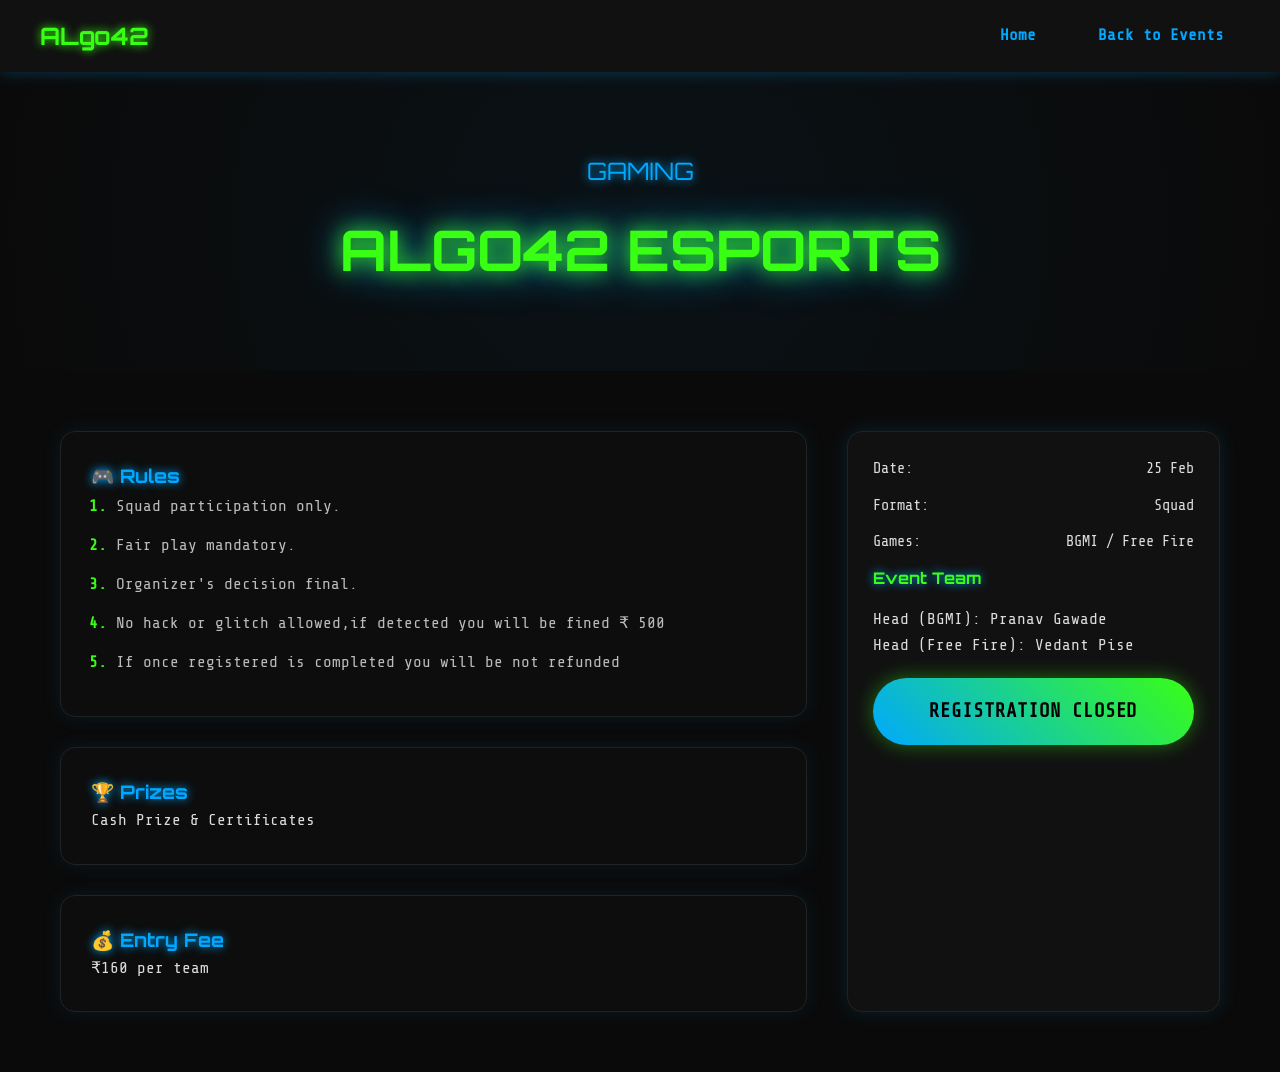
<file: event1.html>
<!-- Esports Event -->
<!DOCTYPE html>
<html lang="en">
<head>
<meta charset="UTF-8">
<meta name="viewport" content="width=device-width, initial-scale=1.0">
<title>Algo42 eSports Event</title>
<link rel="stylesheet" href="css/style.css">
<style>
.event-layout{max-width:1200px;margin:60px auto;display:grid;grid-template-columns:2fr 1fr;gap:40px;padding:0 20px}
.info-card{background:#0d0d0d;border:1px solid #222;border-radius:15px;padding:30px;box-shadow:0 0 20px rgba(0,168,255,0.1)}
.side-card{background:#111;border:1px solid #222;border-radius:15px;padding:25px;box-shadow:0 0 20px rgba(0,168,255,0.15)}
.side-card h4{margin-bottom:15px;color:var(--neon-green)}
.meta-row{display:flex;justify-content:space-between;margin-bottom:12px;font-size:.95rem}
.register-btn{margin-top:20px;width:100%;text-align:center}
@media(max-width:900px){.event-layout{grid-template-columns:1fr}}
</style>
</head>
<body>

<nav>
  <div class="nav-container">
    <div class="nav-logo">ALgo42</div>

    <button class="hamburger" aria-label="Toggle menu">
      <span></span>
      <span></span>
      <span></span>
    </button>

    <ul id="nav-menu">
      <li><a href="index.html">Home</a></li>
      <li><a href="events.html">Back to Events</a></li>
    </ul>
  </div>
</nav>


<div class="page-header">
<div class="subtitle">GAMING</div>
<h1>ALGO42 ESPORTS</h1>
</div>

<div class="event-layout">

<div>
<div class="info-card">
<h3>🎮 Rules</h3>
<ol class="rules-list">
<li>Squad participation only.</li>
<li>Fair play mandatory.</li>
<li>Organizer's decision final.</li>
<li>No hack or glitch allowed,if detected you will be fined ₹ 500</li>
<li>If once registered  is completed you will be not refunded</li>
</ol>
</div>

<div class="info-card" style="margin-top:30px">
<h3>🏆 Prizes</h3>
<p>Cash Prize & Certificates</p>
</div>

<div class="info-card" style="margin-top:30px">
<h3>💰 Entry Fee</h3>
<p>₹160 per team</p>
</div>
</div>

<div class="side-card">
<div class="meta-row"><span>Date:</span><span>25 Feb</span></div>
<div class="meta-row"><span>Format:</span><span>Squad</span></div>
<div class="meta-row"><span>Games:</span><span>BGMI / Free Fire</span></div>

<h4>Event Team</h4>
<p>Head (BGMI): Pranav Gawade</p>
<p>Head (Free Fire): Vedant Pise</p>

<a href="" target="_blank" class="btn btn-primary register-btn">Registration Closed</a>
</div>

</div>
<script src="js/main.js" defer></script>

</body>

</html>
</file>
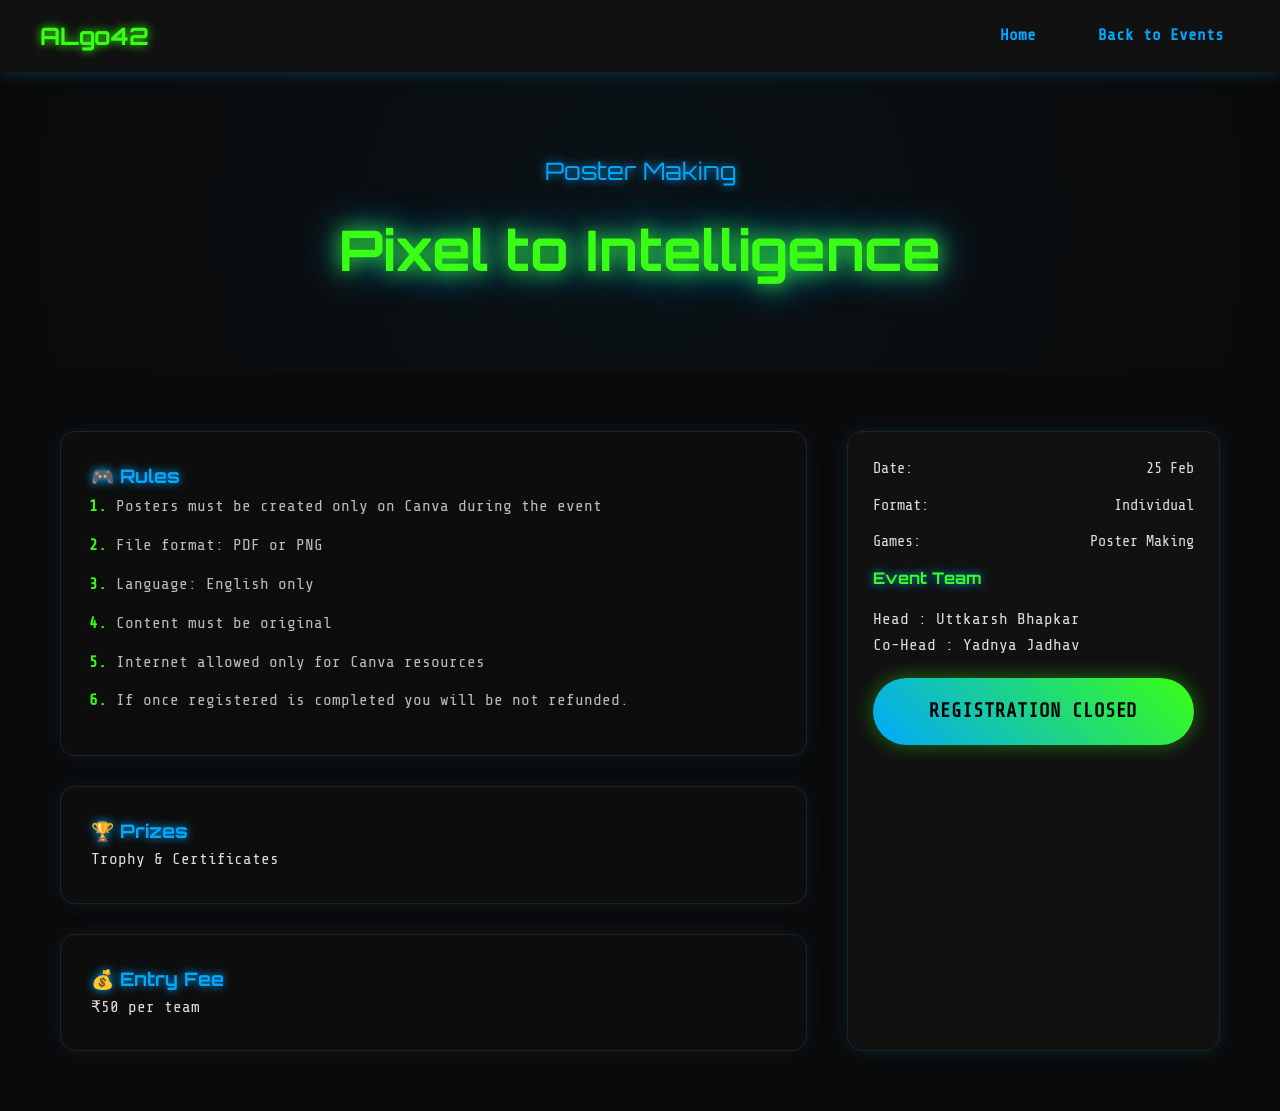
<file: event2.html>
<!-- Pixel to Intelligence -->
<!DOCTYPE html>
<html lang="en">
<head>
<meta charset="UTF-8">
<meta name="viewport" content="width=device-width, initial-scale=1.0">
<title>Algo42 eSports Event</title>
<link rel="stylesheet" href="css/style.css">
<style>
.event-layout{max-width:1200px;margin:60px auto;display:grid;grid-template-columns:2fr 1fr;gap:40px;padding:0 20px}
.info-card{background:#0d0d0d;border:1px solid #222;border-radius:15px;padding:30px;box-shadow:0 0 20px rgba(0,168,255,0.1)}
.side-card{background:#111;border:1px solid #222;border-radius:15px;padding:25px;box-shadow:0 0 20px rgba(0,168,255,0.15)}
.side-card h4{margin-bottom:15px;color:var(--neon-green)}
.meta-row{display:flex;justify-content:space-between;margin-bottom:12px;font-size:.95rem}
.register-btn{margin-top:20px;width:100%;text-align:center}
@media(max-width:900px){.event-layout{grid-template-columns:1fr}}
</style>
</head>
<body>

<nav>
  <div class="nav-container">
    <div class="nav-logo">ALgo42</div>

    <button class="hamburger" aria-label="Toggle menu">
      <span></span>
      <span></span>
      <span></span>
    </button>

    <ul id="nav-menu">
      <li><a href="index.html">Home</a></li>
      <li><a href="events.html">Back to Events</a></li>
    </ul>
  </div>
</nav>


<div class="page-header">
<div class="subtitle">Poster Making</div>
<h1>Pixel to Intelligence</h1>
</div>

<div class="event-layout">

<div>
<div class="info-card">
<h3>🎮 Rules</h3>
<ol class="rules-list">
<li>Posters must be created only on Canva during the event</li>
<li>File format: PDF or PNG</li>
<li>Language: English only</li>
<li>Content must be original</li>
<li>Internet allowed only for Canva resources</li>
<li>If once registered  is completed you will be not refunded.</li>
</ol>
</div>

<div class="info-card" style="margin-top:30px">
<h3>🏆 Prizes</h3>
<p>Trophy & Certificates</p>
</div>

<div class="info-card" style="margin-top:30px">
<h3>💰 Entry Fee</h3>
<p>₹50 per team</p>
</div>
</div>

<div class="side-card">
<div class="meta-row"><span>Date:</span><span>25 Feb</span></div>
<div class="meta-row"><span>Format:</span><span>Individual</span></div>
<div class="meta-row"><span>Games:</span><span>Poster Making</span></div>

<h4>Event Team</h4>
<p>Head : Uttkarsh Bhapkar</p>
<p>Co-Head : Yadnya Jadhav</p>

<a href="" target="_blank" class="btn btn-primary register-btn">Registration Closed</a>
</div>

</div>
<script src="js/main.js" defer></script>

</body>

</html>
</file>
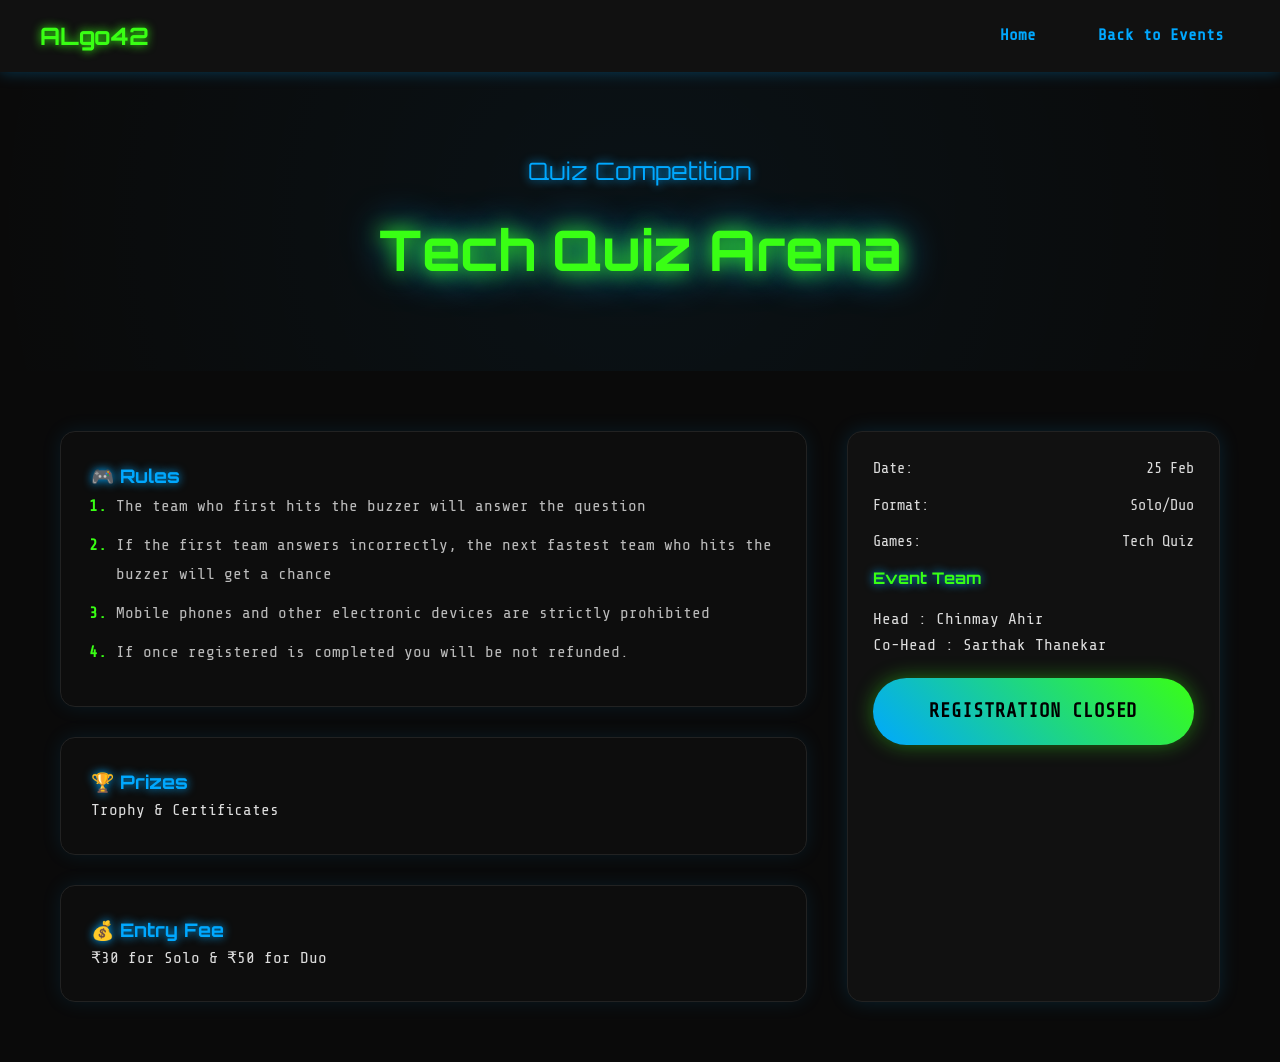
<file: event3.html>
<!-- Tech Quiz -->
<!DOCTYPE html>
<html lang="en">
<head>
<meta charset="UTF-8">
<meta name="viewport" content="width=device-width, initial-scale=1.0">
<title>Algo42 eSports Event</title>
<link rel="stylesheet" href="css/style.css">
<style>
.event-layout{max-width:1200px;margin:60px auto;display:grid;grid-template-columns:2fr 1fr;gap:40px;padding:0 20px}
.info-card{background:#0d0d0d;border:1px solid #222;border-radius:15px;padding:30px;box-shadow:0 0 20px rgba(0,168,255,0.1)}
.side-card{background:#111;border:1px solid #222;border-radius:15px;padding:25px;box-shadow:0 0 20px rgba(0,168,255,0.15)}
.side-card h4{margin-bottom:15px;color:var(--neon-green)}
.meta-row{display:flex;justify-content:space-between;margin-bottom:12px;font-size:.95rem}
.register-btn{margin-top:20px;width:100%;text-align:center}
@media(max-width:900px){.event-layout{grid-template-columns:1fr}}
</style>
</head>
<body>

<nav>
  <div class="nav-container">
    <div class="nav-logo">ALgo42</div>

    <button class="hamburger" aria-label="Toggle menu">
      <span></span>
      <span></span>
      <span></span>
    </button>

    <ul id="nav-menu">
      <li><a href="index.html">Home</a></li>
      <li><a href="events.html">Back to Events</a></li>
    </ul>
  </div>
</nav>


<div class="page-header">
<div class="subtitle">Quiz Competition</div>
<h1>Tech Quiz Arena</h1>
</div>

<div class="event-layout">

<div>
<div class="info-card">
<h3>🎮 Rules</h3>
<ol class="rules-list">
<li>The team who first hits the buzzer will answer the question</li>
<li>If the first team answers incorrectly, the next fastest team who hits the buzzer will get a
chance</li>
<li>Mobile phones and other electronic devices are strictly prohibited</li>
<li>If once registered  is completed you will be not refunded.</li>
</ol>
</div>

<div class="info-card" style="margin-top:30px">
<h3>🏆 Prizes</h3>
<p>Trophy & Certificates</p>
</div>

<div class="info-card" style="margin-top:30px">
<h3>💰 Entry Fee</h3>
<p>₹30 for Solo & ₹50 for Duo</p>
</div>
</div>

<div class="side-card">
<div class="meta-row"><span>Date:</span><span>25 Feb</span></div>
<div class="meta-row"><span>Format:</span><span>Solo/Duo</span></div>
<div class="meta-row"><span>Games:</span><span>Tech Quiz</span></div>

<h4>Event Team</h4>
<p>Head : Chinmay Ahir</p>
<p>Co-Head : Sarthak Thanekar</p>

<a href="" target="_blank" class="btn btn-primary register-btn">Registration Closed</a>
</div>

</div>
<script src="js/main.js" defer></script>

</body>

</html>
</file>
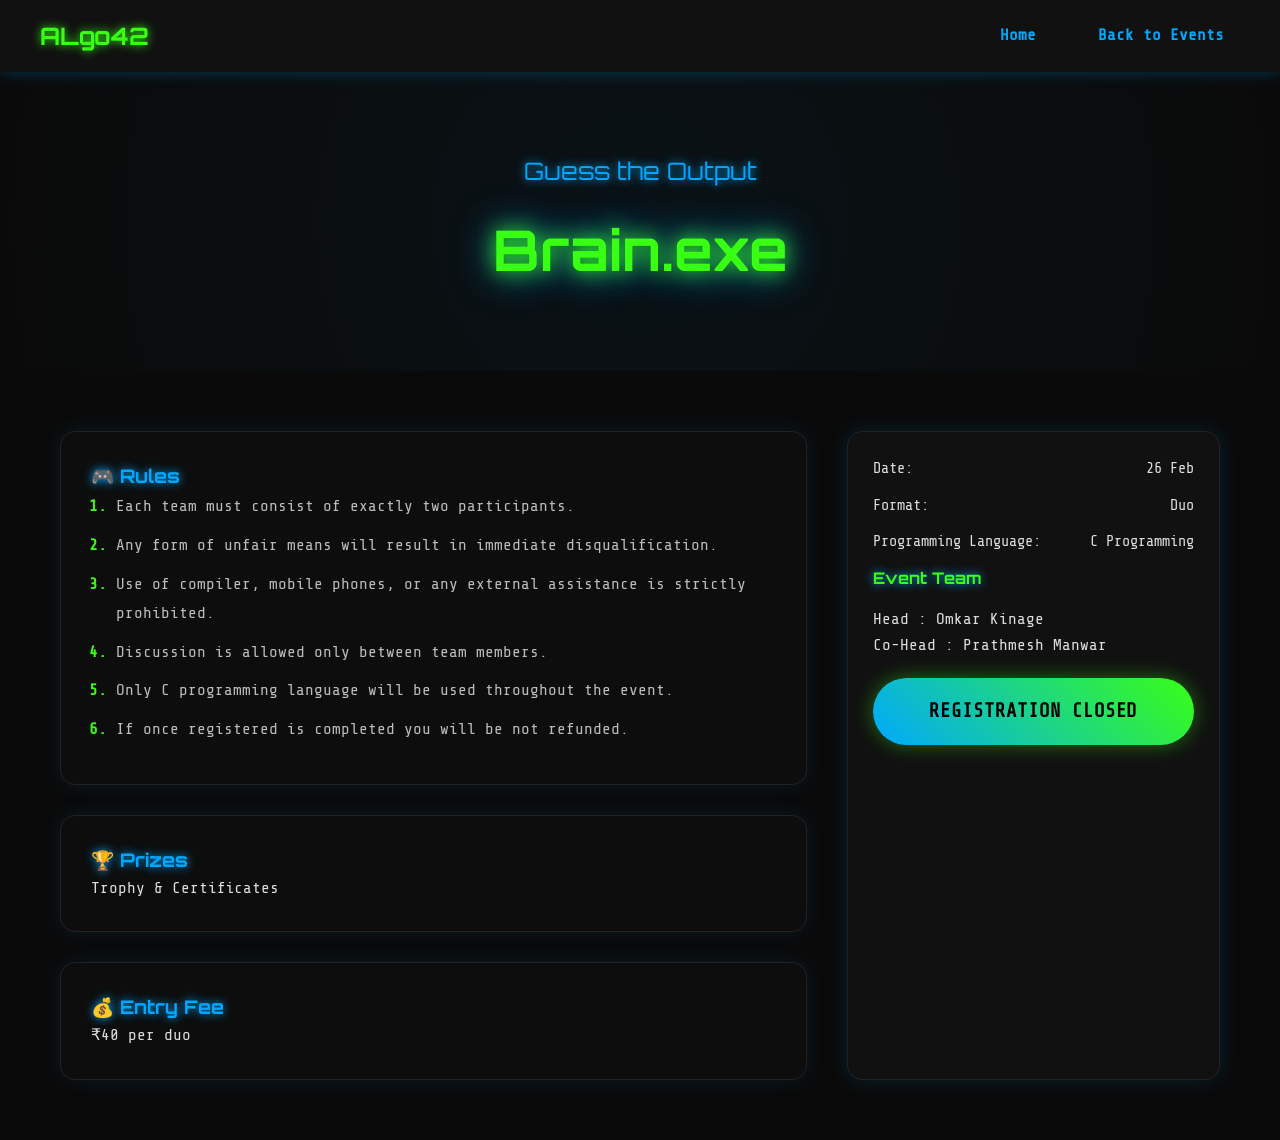
<file: event4.html>
<!-- Brain.exe -->
<!DOCTYPE html>
<html lang="en">
<head>
<meta charset="UTF-8">
<meta name="viewport" content="width=device-width, initial-scale=1.0">
<title>Algo42 eSports Event</title>
<link rel="stylesheet" href="css/style.css">
<style>
.event-layout{max-width:1200px;margin:60px auto;display:grid;grid-template-columns:2fr 1fr;gap:40px;padding:0 20px}
.info-card{background:#0d0d0d;border:1px solid #222;border-radius:15px;padding:30px;box-shadow:0 0 20px rgba(0,168,255,0.1)}
.side-card{background:#111;border:1px solid #222;border-radius:15px;padding:25px;box-shadow:0 0 20px rgba(0,168,255,0.15)}
.side-card h4{margin-bottom:15px;color:var(--neon-green)}
.meta-row{display:flex;justify-content:space-between;margin-bottom:12px;font-size:.95rem}
.register-btn{margin-top:20px;width:100%;text-align:center}
@media(max-width:900px){.event-layout{grid-template-columns:1fr}}
</style>
</head>
<body>

<nav>
  <div class="nav-container">
    <div class="nav-logo">ALgo42</div>

    <button class="hamburger" aria-label="Toggle menu">
      <span></span>
      <span></span>
      <span></span>
    </button>

    <ul id="nav-menu">
      <li><a href="index.html">Home</a></li>
      <li><a href="events.html">Back to Events</a></li>
    </ul>
  </div>
</nav>


<div class="page-header">
<div class="subtitle">Guess the Output</div>
<h1>Brain.exe</h1>
</div>

<div class="event-layout">

<div>
<div class="info-card">
<h3>🎮 Rules</h3>
<ol class="rules-list">
<li>Each team must consist of exactly two participants.</li>
<li>Any form of unfair means will result in immediate disqualification.</li>
<li>Use of compiler, mobile phones, or any external assistance is strictly prohibited.</li>
<li>Discussion is allowed only between team members.</li>
<li>Only C programming language will be used throughout the event.</li>
<li>If once registered  is completed you will be not refunded.</li>
</ol>
</div>

<div class="info-card" style="margin-top:30px">
<h3>🏆 Prizes</h3>
<p>Trophy & Certificates</p>
</div>

<div class="info-card" style="margin-top:30px">
<h3>💰 Entry Fee</h3>
<p>₹40 per duo</p>
</div>
</div>

<div class="side-card">
<div class="meta-row"><span>Date:</span><span>26 Feb</span></div>
<div class="meta-row"><span>Format:</span><span>Duo</span></div>
<div class="meta-row"><span>Programming Language:</span><span>C Programming</span></div>

<h4>Event Team</h4>
<p>Head : Omkar Kinage</p>
<p>Co-Head : Prathmesh Manwar</p>

<a href="" target="_blank" class="btn btn-primary register-btn">Registration Closed</a>
</div>

</div>
<script src="js/main.js" defer></script>

</body>

</html>
</file>
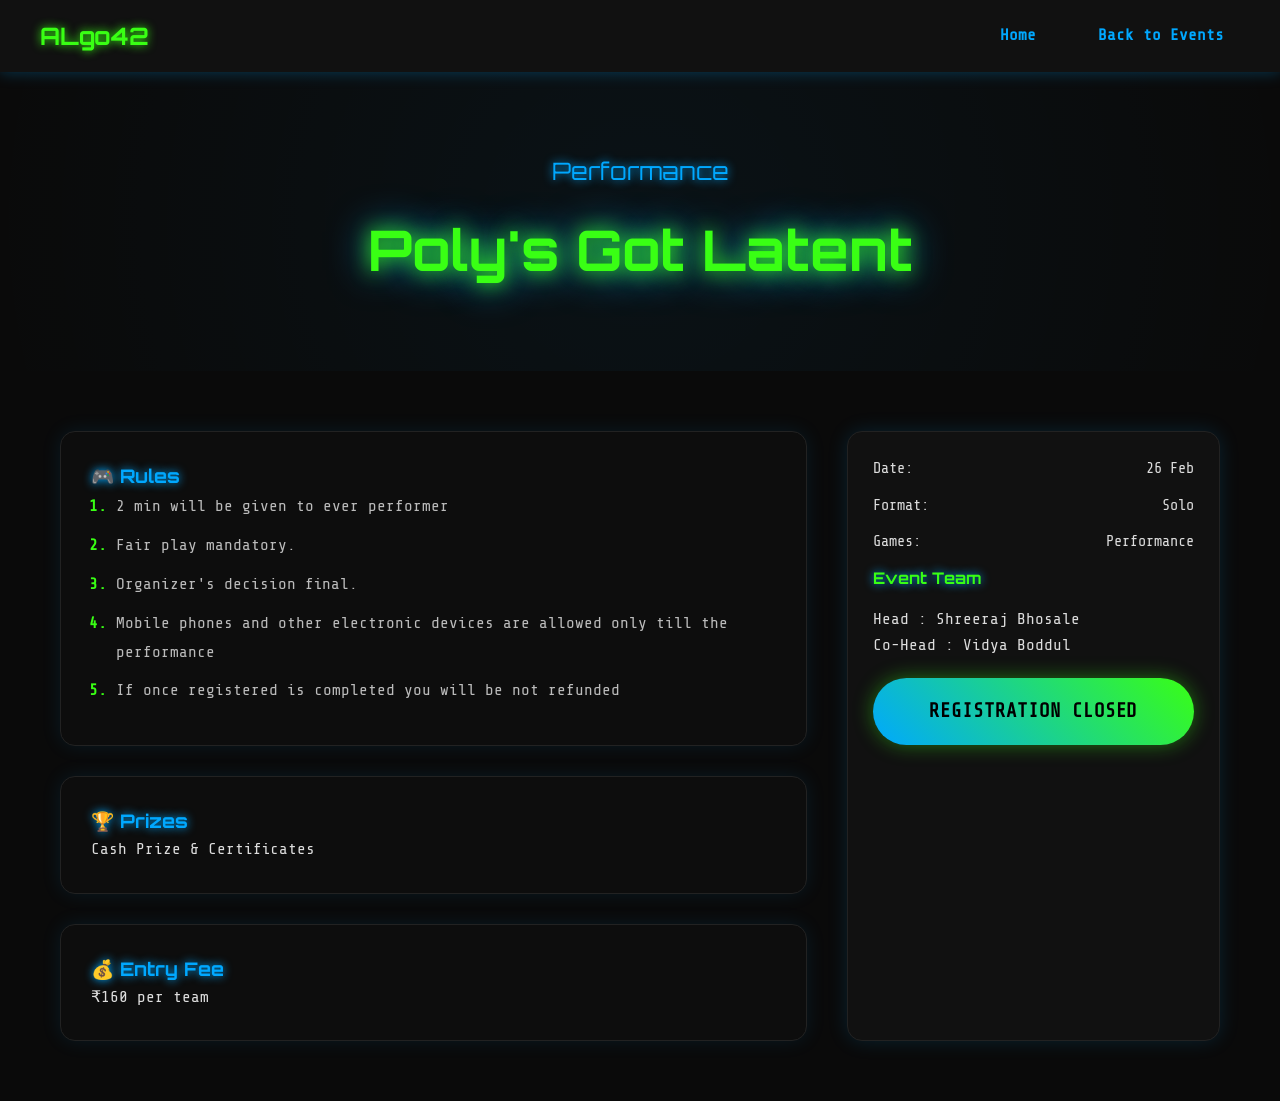
<file: event5.html>
<!--Poly's Got Latent-->
<!DOCTYPE html>
<html lang="en">
<head>
<meta charset="UTF-8">
<meta name="viewport" content="width=device-width, initial-scale=1.0">
<title>Algo42 eSports Event</title>
<link rel="stylesheet" href="css/style.css">
<style>
.event-layout{max-width:1200px;margin:60px auto;display:grid;grid-template-columns:2fr 1fr;gap:40px;padding:0 20px}
.info-card{background:#0d0d0d;border:1px solid #222;border-radius:15px;padding:30px;box-shadow:0 0 20px rgba(0,168,255,0.1)}
.side-card{background:#111;border:1px solid #222;border-radius:15px;padding:25px;box-shadow:0 0 20px rgba(0,168,255,0.15)}
.side-card h4{margin-bottom:15px;color:var(--neon-green)}
.meta-row{display:flex;justify-content:space-between;margin-bottom:12px;font-size:.95rem}
.register-btn{margin-top:20px;width:100%;text-align:center}
@media(max-width:900px){.event-layout{grid-template-columns:1fr}}
</style>
</head>
<body>

<nav>
  <div class="nav-container">
    <div class="nav-logo">ALgo42</div>

    <button class="hamburger" aria-label="Toggle menu">
      <span></span>
      <span></span>
      <span></span>
    </button>

    <ul id="nav-menu">
      <li><a href="index.html">Home</a></li>
      <li><a href="events.html">Back to Events</a></li>
    </ul>
  </div>
</nav>


<div class="page-header">
<div class="subtitle">Performance</div>
<h1>Poly's Got Latent</h1>
</div>

<div class="event-layout">

<div>
<div class="info-card">
<h3>🎮 Rules</h3>
<ol class="rules-list">
<li>2 min will be given to ever performer</li>
<li>Fair play mandatory.</li>
<li>Organizer's decision final.</li>
<li>Mobile phones and other electronic devices are allowed only till the performance</li>
<li>If once registered  is completed you will be not refunded</li>
</ol>
</div>

<div class="info-card" style="margin-top:30px">
<h3>🏆 Prizes</h3>
<p>Cash Prize & Certificates</p>
</div>

<div class="info-card" style="margin-top:30px">
<h3>💰 Entry Fee</h3>
<p>₹160 per team</p>
</div>
</div>

<div class="side-card">
<div class="meta-row"><span>Date:</span><span>26 Feb</span></div>
<div class="meta-row"><span>Format:</span><span>Solo</span></div>
<div class="meta-row"><span>Games:</span><span>Performance</span></div>

<h4>Event Team</h4>
<p>Head : Shreeraj Bhosale</p>
<p>Co-Head : Vidya Boddul</p>

<a href="" target="_blank" class="btn btn-primary register-btn">Registration Closed</a>
</div>

</div>
<script src="js/main.js" defer></script>

</body>

</html>
</file>
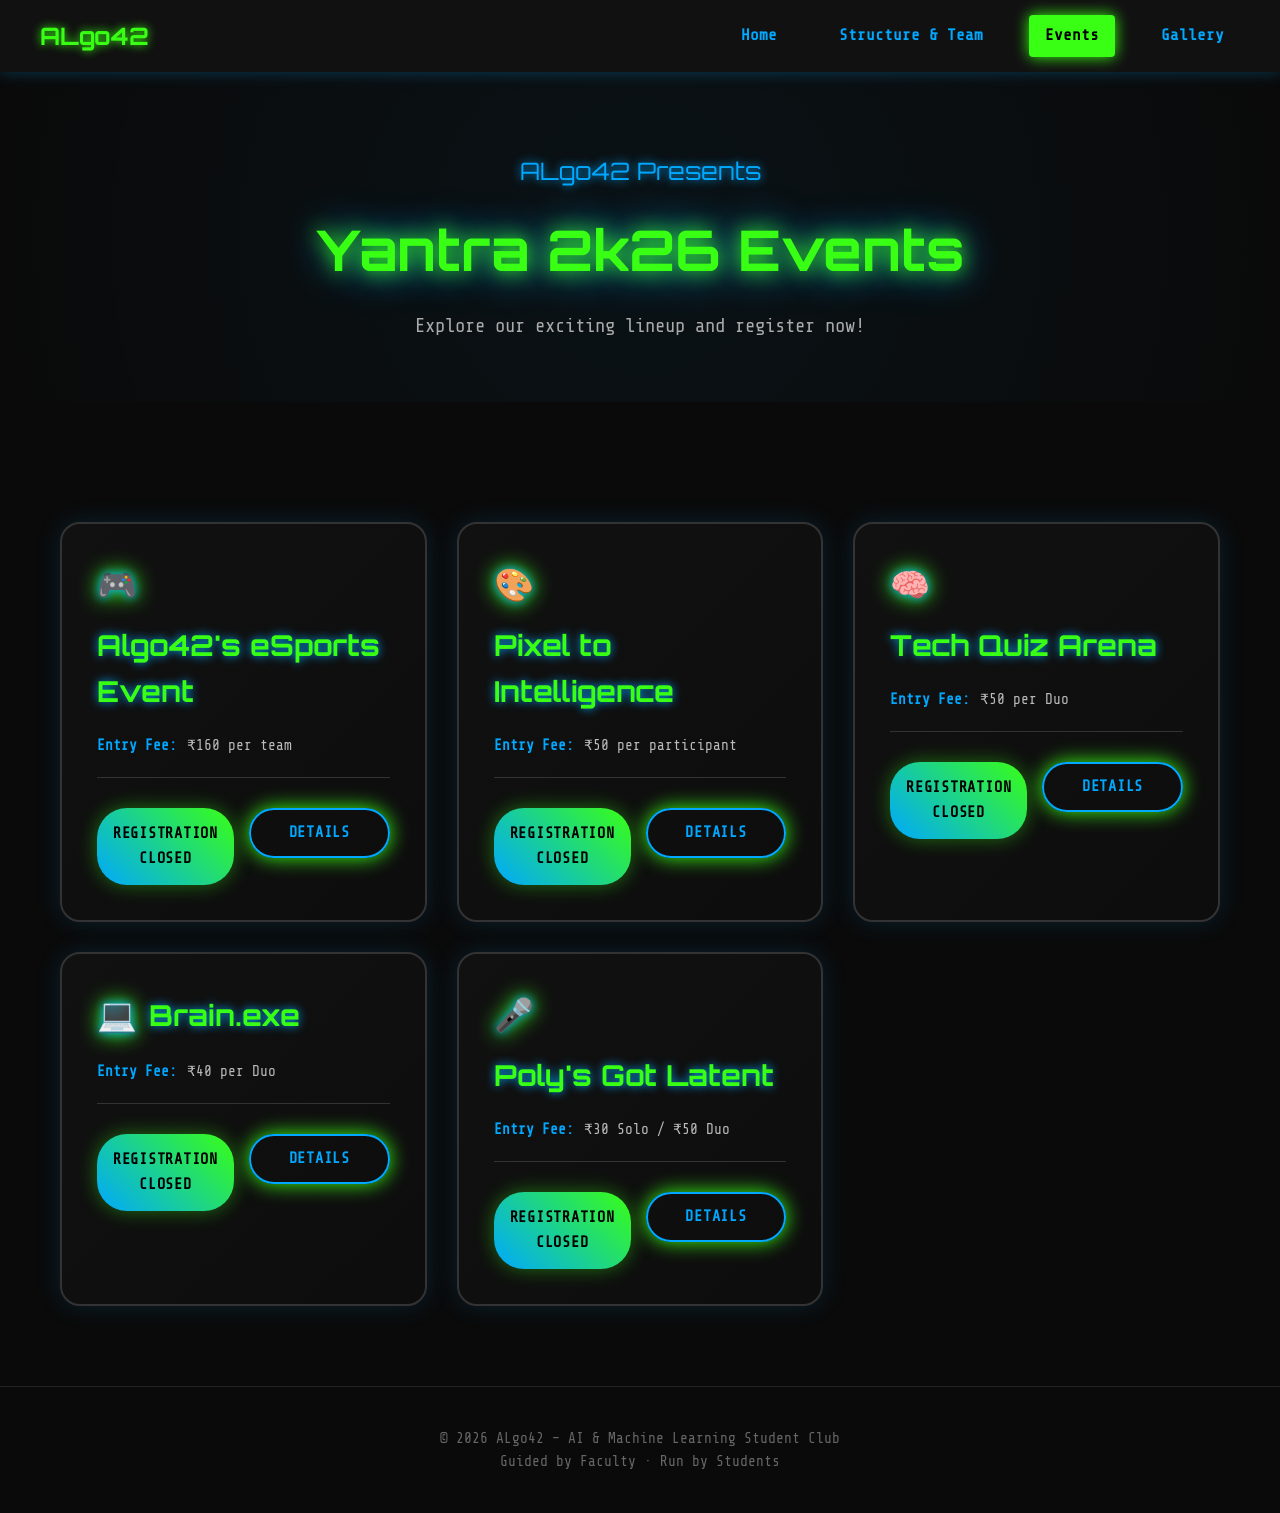
<file: events.html>
<!DOCTYPE html>
<html lang="en">
<head>
  <meta charset="UTF-8" />
  <meta name="viewport" content="width=device-width, initial-scale=1" />
  <title>Events - ALgo42 First Fest 2025</title>
  <link rel="stylesheet" href="css/style.css">
</head>

<body>

  <nav>
    <div class="nav-container">
      <div class="nav-logo">ALgo42</div>
      <button class="hamburger" aria-label="Toggle menu">
        <span></span>
        <span></span>
        <span></span>
      </button>
      <ul id="nav-menu">
        <li><a href="index.html">Home</a></li>
        <li><a href="structure.html">Structure & Team</a></li>
        <li><a href="events.html" class="active">Events</a></li>
        <li><a href="gallery.html">Gallery</a></li>
      </ul>
    </div>
  </nav>

  <div class="page-header">
    <div class="subtitle">ALgo42 Presents</div>
    <h1>Yantra 2k26 Events</h1>
    <p>Explore our exciting lineup and register now!</p>
  </div>

  <main>
    <section>
      <div class="events-grid">

        <!-- Event 1 --> 
        <!-- Esports Event -->
        <div class="event-card">
          <h3><span class="event-icon">🎮</span> Algo42's eSports Event</h3>
          <div class="event-meta">
            <div class="event-meta-item">
              <span class="label">Entry Fee:</span>
              <span class="value">₹160 per team</span>
            </div>
          </div>
          <div class="event-actions">
            <a href="" target="_blank" class="btn btn-primary">Registration Closed</a>
            <a href="event1.html" class="btn btn-secondary">Details</a>
          </div>
        </div>

        <!-- Event 2 -->
         <!-- Pixel to Intelligence -->
        <div class="event-card">
          <h3><span class="event-icon">🎨</span> Pixel to Intelligence</h3>
          <div class="event-meta">
            <div class="event-meta-item">
              <span class="label">Entry Fee:</span>
              <span class="value">₹50 per participant</span>
            </div>
          </div>
          <div class="event-actions">
            <a href="" target="_blank" class="btn btn-primary">Registration Closed</a>
            <a href="event2.html" class="btn btn-secondary">Details</a>
          </div>
        </div>

        <!-- Event 3 -->
          <!-- Tech Quiz -->
        <div class="event-card">
          <h3><span class="event-icon">🧠</span> Tech Quiz Arena</h3>
          <div class="event-meta">
            <div class="event-meta-item">
              <span class="label">Entry Fee:</span>
              <span class="value">₹50 per Duo</span>
            </div>
          </div>
          <div class="event-actions">
            <a href="" target="_blank" class="btn btn-primary">Registration Closed</a>
            <a href="event3.html" class="btn btn-secondary">Details</a>
          </div>
        </div>

        <!-- Event 4 -->
          <!-- Brain.exe -->
        <div class="event-card">
          <h3><span class="event-icon">💻</span> Brain.exe</h3>
          <div class="event-meta">
            <div class="event-meta-item">
              <span class="label">Entry Fee:</span>
              <span class="value">₹40 per Duo</span>
            </div>
          </div>
          <div class="event-actions">
            <a href="" target="_blank" class="btn btn-primary">Registration Closed</a>
            <a href="event4.html" class="btn btn-secondary">Details</a>
          </div>
        </div>

        <!-- Event 5 -->
          <!-- Poly's Got Latent -->
        <div class="event-card">
          <h3><span class="event-icon">🎤</span> Poly's Got Latent</h3>
          <div class="event-meta">
            <div class="event-meta-item">
              <span class="label">Entry Fee:</span>
              <span class="value">₹30 Solo / ₹50 Duo</span>
            </div>
          </div>
          <div class="event-actions">
            <a href="" target="_blank" class="btn btn-primary">Registration Closed</a>
            <a href="event5.html" class="btn btn-secondary">Details</a>
          </div>
        </div>

      </div>
    </section>
  </main>

  <footer>
    <p>© 2026 ALgo42 – AI & Machine Learning Student Club</p>
    <p>Guided by Faculty · Run by Students</p>
  </footer>

  <script src="js/main.js" defer></script>

</body>
</html>
</file>
<file: css/style.css>
@import url('https://fonts.googleapis.com/css2?family=Orbitron:wght@500;700&family=Share+Tech+Mono&display=swap');

:root {
  --electric-blue: #00a8ff;
  --neon-green: #39ff14;
  --black-bg: #0a0a0a;
  --glow-blue: #00ccff;
  --glow-green: #4dff4d;
}

* {
  box-sizing: border-box;
  margin: 0;
  padding: 0;
  scroll-behavior: smooth;
}
.small-popup {
  position: fixed;
  bottom: 20px;
  right: 20px;
  width: 220px;
  background: #111;
  border-radius: 12px;
  overflow: hidden;
  box-shadow: 0 0 20px rgba(0,0,0,0.4);
  z-index: 9999;
}

.small-popup img {
  width: 100%;
  display: block;
  cursor: pointer;
}

.close-btn {
  position: absolute;
  top: 5px;
  right: 8px;
  color: white;
  font-size: 14px;
  cursor: pointer;
}

body {
  font-family: 'Share Tech Mono', monospace;
  background-color: var(--black-bg);
  color: #ddd;
  line-height: 1.6;
  overflow-x: hidden;
}

a {
  color: var(--electric-blue);
  text-decoration: none;
  transition: color 0.3s ease;
}

a:hover {
  color: var(--neon-green);
  text-shadow: 0 0 10px var(--neon-green);
}

h1, h2, h3, h4 {
  font-family: 'Orbitron', sans-serif;
  color: var(--electric-blue);
  text-shadow: 0 0 10px var(--electric-blue);
}

/* Navigation */
nav {
  background-color: #111;
  position: sticky;
  top: 0;
  z-index: 1000;
  box-shadow: 0 0 15px rgba(0, 168, 255, 0.3);
  padding: 15px 20px;
}

.nav-container {
  max-width: 1200px;
  margin: 0 auto;
  display: flex;
  justify-content: space-between;
  align-items: center;
}

.nav-logo {
  font-family: 'Orbitron', sans-serif;
  font-size: 1.5rem;
  color: var(--neon-green);
  text-shadow: 0 0 10px var(--neon-green);
  font-weight: 700;
}

.hamburger {
  display: none;
  flex-direction: column;
  gap: 5px;
  background: none;
  border: none;
  cursor: pointer;
  padding: 8px;
  z-index: 1001;
}

.hamburger span {
  width: 28px;
  height: 3px;
  background: var(--neon-green);
  border-radius: 2px;
  transition: all 0.3s ease;
}

.hamburger.active span:nth-child(1) {
  transform: rotate(45deg) translate(8px, 8px);
}

.hamburger.active span:nth-child(2) {
  opacity: 0;
}

.hamburger.active span:nth-child(3) {
  transform: rotate(-45deg) translate(7px, -7px);
}

nav ul {
  display: flex;
  list-style: none;
  gap: 30px;
  align-items: center;
}

nav a {
  padding: 8px 16px;
  border-radius: 4px;
  font-weight: 600;
  transition: all 0.3s ease;
  display: block;
}

nav a:hover, nav a.active {
  background-color: var(--neon-green);
  color: black;
  box-shadow: 0 0 15px var(--neon-green);
}

/* Hero Section */
#hero {
  display: flex;
  flex-direction: column;
  justify-content: center;
  align-items: center;
  min-height: 90vh;
  text-align: center;
  padding: 100px 20px;
  background: radial-gradient(circle at center, rgba(0, 168, 255, 0.05), transparent);
}

#hero h1 {
  font-size: 5rem;
  margin-bottom: 0.3em;
  letter-spacing: 0.15em;
  color: var(--neon-green);
  text-shadow: 0 0 20px var(--neon-green), 0 0 40px var(--electric-blue);
  animation: glow 2s ease-in-out infinite alternate;
}

@keyframes glow {
  from { text-shadow: 0 0 20px var(--neon-green), 0 0 40px var(--electric-blue); }
  to { text-shadow: 0 0 30px var(--neon-green), 0 0 60px var(--electric-blue); }
}

#hero p {
  font-size: 1.5rem;
  max-width: 700px;
  margin-bottom: 2em;
  color: #aaffaa;
  line-height: 1.8;
}

.btn {
  background: linear-gradient(45deg, var(--electric-blue), var(--neon-green));
  border: none;
  padding: 18px 45px;
  border-radius: 40px;
  font-size: 1.2rem;
  cursor: pointer;
  color: black;
  font-weight: 700;
  box-shadow: 0 0 20px var(--neon-green);
  transition: all 0.3s ease;
  text-transform: uppercase;
  display: inline-block;
  letter-spacing: 0.05em;
}

.btn:hover {
  transform: scale(1.05);
  box-shadow: 0 0 40px var(--neon-green);
}

/* Sections */
section {
  padding: 80px 20px;
  max-width: 1200px;
  margin: 0 auto;
}

.section-header {
  text-align: center;
  margin-bottom: 50px;
}

.section-header h2 {
  font-size: 2.5rem;
  margin-bottom: 15px;
}

.section-header::after {
  content: "";
  display: block;
  width: 120px;
  height: 3px;
  margin: 15px auto;
  background: linear-gradient(90deg, var(--electric-blue), var(--neon-green));
  border-radius: 50px;
  box-shadow: 0 0 15px var(--electric-blue);
}

#about p {
  text-align: center;
  max-width: 800px;
  margin: 0 auto 30px;
  font-size: 1.1rem;
  line-height: 1.8;
}

/* Quick Links */
.quick-links {
  display: grid;
  grid-template-columns: repeat(auto-fit, minmax(250px, 1fr));
  gap: 30px;
  margin-top: 60px;
}

.quick-link-card {
  background: #111;
  border: 2px solid var(--electric-blue);
  border-radius: 15px;
  padding: 40px 30px;
  text-align: center;
  transition: all 0.3s ease;
  box-shadow: 0 0 20px rgba(0, 168, 255, 0.2);
  cursor: pointer;
}

.quick-link-card:hover {
  transform: translateY(-10px);
  box-shadow: 0 0 40px var(--neon-green);
  border-color: var(--neon-green);
}

.quick-link-card h3 {
  font-size: 1.8rem;
  margin-bottom: 15px;
  color: var(--neon-green);
}

.quick-link-card p {
  color: #aaa;
  margin-bottom: 20px;
  font-size: 0.95rem;
}

.quick-link-card .icon {
  font-size: 3rem;
  margin-bottom: 20px;
  display: block;
}

/* Featured Events Section */
.events-preview {
  background: #111;
  border-radius: 15px;
  padding: 40px;
  margin-top: 60px;
  border-left: 4px solid var(--neon-green);
}

.events-preview h3 {
  font-size: 2rem;
  margin-bottom: 30px;
  color: var(--neon-green);
  text-align: center;
}

.event-quick-list {
  display: grid;
  grid-template-columns: repeat(auto-fit, minmax(240px, 1fr));
  gap: 20px;
  margin-bottom: 30px;
}

.event-quick-item {
  background: #0d0d0d;
  padding: 20px;
  border-radius: 10px;
  border: 1px solid #333;
  transition: all 0.3s ease;
  display: flex;
  align-items: center;
  gap: 15px;
}

.event-quick-item:hover {
  border-color: var(--electric-blue);
  transform: translateX(5px);
  box-shadow: 0 0 20px rgba(0, 168, 255, 0.2);
}

.event-quick-item .event-icon-small {
  font-size: 2rem;
  flex-shrink: 0;
}

.event-quick-item .event-info {
  flex: 1;
}

.event-quick-item h4 {
  font-size: 1.1rem;
  margin-bottom: 5px;
  color: var(--electric-blue);
}

.event-quick-item p {
  font-size: 0.85rem;
  color: #888;
}

.view-all-events {
  text-align: center;
  margin-top: 30px;
}

.view-all-events .btn {
  padding: 14px 35px;
  font-size: 1rem;
}

/* Resources Section */
.resource-list {
  list-style-type: none;
  padding: 0;
  max-width: 700px;
  margin: 0 auto;
  display: grid;
  grid-template-columns: repeat(auto-fit, minmax(280px, 1fr));
  gap: 20px;
}

.resource-list li {
  background: #111;
  padding: 20px;
  border-radius: 10px;
  border-left: 3px solid var(--electric-blue);
  transition: all 0.3s ease;
}

.resource-list li:hover {
  border-left-color: var(--neon-green);
  transform: translateX(5px);
  box-shadow: 0 0 20px rgba(57, 255, 20, 0.2);
}

.resource-list a {
  font-weight: 600;
  font-size: 1.05rem;
}

/* Footer */
footer {
  text-align: center;
  padding: 40px 20px;
  border-top: 1px solid #222;
  color: #666;
  font-size: 0.9rem;
  background: #0a0a0a;
}

footer a {
  color: var(--electric-blue);
  margin: 0 10px;
}

/* Fade-in animation */
.fade-in {
  opacity: 0;
  transform: translateY(30px);
  transition: opacity 0.8s ease, transform 0.8s ease;
}

.fade-in.visible {
  opacity: 1;
  transform: translateY(0);
}

/* Page Header (Common to subpages) */
.page-header {
  text-align: center;
  padding: 80px 20px 60px;
  background: radial-gradient(circle at center, rgba(0, 168, 255, 0.05), transparent);
}

.page-header h1 {
  font-size: 3.5rem;
  margin-bottom: 0.3em;
  color: var(--neon-green);
  text-shadow: 0 0 20px var(--neon-green), 0 0 40px var(--electric-blue);
}

.page-header p {
  font-size: 1.2rem;
  max-width: 700px;
  margin: 0 auto;
  color: #aaa;
}

/* Structure & Team Specific Styles */
.structure-container {
  display: flex;
  flex-direction: column;
  align-items: center;
  gap: 25px;
  padding: 40px 20px;
}

.org-node {
  background: #111;
  border: 2px solid var(--electric-blue);
  border-radius: 15px;
  padding: 25px 35px;
  min-width: 250px;
  max-width: 90%;
  text-align: center;
  position: relative;
  box-shadow: 0 0 20px rgba(0, 168, 255, 0.3);
  transition: all 0.3s ease;
}

.org-node:hover {
  transform: translateY(-5px);
  box-shadow: 0 0 30px var(--neon-green);
  border-color: var(--neon-green);
}

.org-node h3 {
  font-size: 1.4rem;
  margin-bottom: 10px;
  color: var(--neon-green);
}

.org-node p {
  font-size: 0.95rem;
  color: #bbb;
  margin: 5px 0;
}

.org-node .description {
  display: none;
  margin-top: 18px;
  padding-top: 18px;
  border-top: 1px solid #333;
  font-size: 0.88rem;
  color: #888;
  line-height: 1.6;
}

.org-node:hover .description {
  display: block;
}

.connector {
  width: 2px;
  height: 30px;
  background: linear-gradient(180deg, var(--electric-blue), var(--neon-green));
  box-shadow: 0 0 10px var(--electric-blue);
}

.leadership-row {
  display: flex;
  gap: 20px;
  flex-wrap: wrap;
  justify-content: center;
  width: 100%;
}

.departments-grid {
  display: grid;
  grid-template-columns: repeat(auto-fit, minmax(200px, 1fr));
  gap: 20px;
  width: 100%;
  max-width: 1000px;
}

.team-grid {
  display: grid;
  grid-template-columns: repeat(auto-fit, minmax(260px, 1fr));
  gap: 25px;
  margin-top: 40px;
}

.team-card {
  background: linear-gradient(135deg, #111 0%, #0d0d0d 100%);
  border: 1px solid #333;
  border-radius: 15px;
  padding: 25px;
  text-align: center;
  transition: all 0.3s ease;
  box-shadow: 0 0 15px rgba(0, 168, 255, 0.2);
  position: relative;
  overflow: hidden;
}

.team-card::before {
  content: '';
  position: absolute;
  top: 0;
  left: 0;
  width: 100%;
  height: 4px;
  background: linear-gradient(90deg, var(--electric-blue), var(--neon-green));
  opacity: 0;
  transition: opacity 0.3s ease;
}

.team-card:hover::before {
  opacity: 1;
}

.team-card:hover {
  transform: translateY(-8px);
  box-shadow: 0 0 30px var(--neon-green);
  border-color: var(--neon-green);
}

.team-card h3 {
  font-size: 1.5rem;
  margin-bottom: 10px;
  color: var(--neon-green);
}

.team-card .role {
  color: var(--electric-blue);
  font-size: 0.95rem;
  margin-bottom: 12px;
  font-weight: 600;
}

.team-card .name {
  font-size: 1.15rem;
  color: #ddd;
  font-weight: 700;
  margin-bottom: 18px;
  letter-spacing: 0.05em;
}

.team-card .bio-space {
  min-height: 60px;
  padding: 15px;
  background: #0a0a0a;
  border-radius: 10px;
  font-size: 0.85rem;
  color: #888;
  font-style: italic;
  border: 1px dashed #333;
  line-height: 1.6;
}

.workflow {
  background: #111;
  border-radius: 15px;
  padding: 30px;
  margin: 40px 0;
  border-left: 4px solid var(--neon-green);
}

.workflow h3 {
  font-size: 1.6rem;
  margin-bottom: 20px;
  color: var(--neon-green);
}

.workflow ol {
  padding-left: 25px;
  line-height: 1.9;
}

.workflow li {
  margin-bottom: 12px;
  font-size: 1rem;
}

.workflow li strong {
  color: var(--electric-blue);
}

/* Events Specific Styles */
.page-header .subtitle {
  font-size: 1.5rem;
  color: var(--electric-blue);
  margin-bottom: 15px;
  font-family: 'Orbitron', sans-serif;
  text-shadow: 0 0 10px var(--electric-blue);
}

.events-grid {
  display: grid;
  grid-template-columns: repeat(auto-fit, minmax(320px, 1fr));
  gap: 30px;
  margin-top: 40px;
}

.event-card {
  background: linear-gradient(135deg, #111 0%, #0d0d0d 100%);
  border-radius: 20px;
  padding: 30px;
  border: 2px solid #333;
  box-shadow: 0 0 25px rgba(0, 168, 255, 0.15);
  transition: all 0.4s ease;
  position: relative;
  overflow: hidden;
}

.event-card::before {
  content: '';
  position: absolute;
  top: 0;
  left: 0;
  width: 100%;
  height: 5px;
  background: linear-gradient(90deg, var(--electric-blue), var(--neon-green));
  opacity: 0;
  transition: opacity 0.3s ease;
}

.event-card:hover::before {
  opacity: 1;
}

.event-card:hover {
  transform: translateY(-10px);
  box-shadow: 0 0 40px var(--neon-green), 0 5px 30px rgba(57, 255, 20, 0.2);
  border-color: var(--neon-green);
}

.event-card h3 {
  font-size: 1.8rem;
  margin-bottom: 20px;
  color: var(--neon-green);
  display: flex;
  align-items: center;
  gap: 12px;
  flex-wrap: wrap;
}

.event-icon {
  font-size: 2rem;
  filter: drop-shadow(0 0 10px var(--neon-green));
}

.event-meta {
  display: grid;
  gap: 10px;
  margin-bottom: 25px;
  padding-bottom: 20px;
  border-bottom: 1px solid #333;
}

.event-meta-item {
  display: flex;
  align-items: center;
  gap: 10px;
  font-size: 0.9rem;
  flex-wrap: wrap;
}

.event-meta-item .label {
  color: var(--electric-blue);
  font-weight: 600;
  min-width: 75px;
}

.event-meta-item .value {
  color: #bbb;
}

.event-details {
  margin: 25px 0;
}

.event-details h4 {
  font-size: 1.1rem;
  margin: 20px 0 12px;
  color: var(--electric-blue);
  display: flex;
  align-items: center;
  gap: 8px;
}

.detail-icon {
  font-size: 1rem;
}

.placeholder {
  padding: 15px;
  background: #0a0a0a;
  border-radius: 10px;
  border: 1px dashed #333;
  color: #666;
  font-size: 0.85rem;
  font-style: italic;
  min-height: 55px;
  display: flex;
  align-items: center;
  justify-content: center;
  transition: all 0.3s ease;
}

.placeholder:hover {
  border-color: #555;
  color: #888;
}

.event-team {
  margin-top: 25px;
  padding-top: 25px;
  border-top: 1px solid #333;
  background: #0d0d0d;
  padding: 20px;
  border-radius: 10px;
}

.event-team h4 {
  font-size: 1rem;
  margin-bottom: 15px;
  color: var(--neon-green);
}

.team-member {
  display: flex;
  align-items: center;
  gap: 10px;
  margin-bottom: 10px;
  font-size: 0.9rem;
  flex-wrap: wrap;
}

.team-member .role-label {
  color: var(--electric-blue);
  font-weight: 600;
  min-width: 85px;
}

.team-member .name-input {
  background: #111;
  border: 1px solid #333;
  border-radius: 6px;
  padding: 6px 12px;
  color: #888;
  font-size: 0.85rem;
  font-style: italic;
  flex: 1;
  min-width: 120px;
}

.event-actions {
  margin-top: 30px;
  display: flex;
  gap: 12px;
  flex-wrap: wrap;
}

/* Improve Event Card Padding */
.event-card {
  padding: 35px;
}

/* Improve Button Layout */
.event-actions {
  margin-top: 30px;
  display: flex;
  gap: 15px;
  flex-wrap: wrap;
}

/* Make buttons balanced */
.event-actions .btn {
  flex: 1;
  text-align: center;
  padding: 14px 0;
  font-size: 0.95rem;
  border-radius: 30px;
  letter-spacing: 0.05em;
  display: inline-flex;
  align-items: center;
  justify-content: center;
}



/* Make Register slightly dominant */
.btn-primary {
  box-shadow: 0 0 25px rgba(57, 255, 20, 0.4);
}

/* Smooth hover animation */
.event-actions .btn:hover {
  transform: translateY(-3px);
}


.btn-primary {
  background: linear-gradient(45deg, var(--electric-blue), var(--neon-green));
  color: black;
  box-shadow: 0 0 20px rgba(57, 255, 20, 0.4);
  border: none;
}


.btn-primary:hover {
  transform: scale(1.05);
  box-shadow: 0 0 30px var(--neon-green);
}

.btn-secondary {
  background: transparent;
  border: 2px solid var(--electric-blue);
  color: var(--electric-blue);
}

/* Perfect center alignment for Details button */
.btn-secondary {
  display: flex;
  align-items: center;
  justify-content: center;
  height: 50px;
  padding: 0 20px;
}


.btn-secondary:hover {
  background: var(--electric-blue);
  color: black;
  box-shadow: 0 0 20px var(--electric-blue);
}

.rules-list {
  padding-left: 25px;
  color: #bbb;
  line-height: 1.8;
}

.rules-list li {
  margin-bottom: 10px;
  color: #bbb;
}

.rules-list li::marker {
  color: var(--neon-green);
  font-weight: 600;
}

/* Gallery Specific Styles */
.filter-buttons {
  display: flex;
  justify-content: center;
  gap: 15px;
  flex-wrap: wrap;
  margin-bottom: 50px;
}

.filter-btn {
  padding: 12px 28px;
  background: transparent;
  border: 2px solid var(--electric-blue);
  color: var(--electric-blue);
  border-radius: 30px;
  font-weight: 600;
  cursor: pointer;
  font-size: 0.95rem;
  transition: all 0.3s ease;
  font-family: 'Share Tech Mono', monospace;
}

.filter-btn:hover, .filter-btn.active {
  background: var(--neon-green);
  color: black;
  border-color: var(--neon-green);
  box-shadow: 0 0 20px var(--neon-green);
}

.gallery-section-title {
  font-size: 2rem;
  margin: 60px 0 30px;
  text-align: center;
  color: var(--neon-green);
  text-shadow: 0 0 15px var(--neon-green);
}

.gallery-grid {
  display: grid;
  grid-template-columns: repeat(auto-fill, minmax(280px, 1fr));
  gap: 25px;
  margin-bottom: 60px;
}

.gallery-item {
  position: relative;
  aspect-ratio: 4/3;
  background: #111;
  border-radius: 15px;
  overflow: hidden;
  border: 2px solid #333;
  cursor: pointer;
  transition: all 0.3s ease;
}

.gallery-item:hover {
  transform: translateY(-8px);
  box-shadow: 0 0 30px var(--neon-green);
  border-color: var(--neon-green);
}

.gallery-item img,
.gallery-item video {
  width: 100%;
  height: 100%;
  object-fit: cover;
  transition: transform 0.3s ease;
}

.gallery-item:hover img,
.gallery-item:hover video {
  transform: scale(1.05);
}

.gallery-item .overlay {
  position: absolute;
  bottom: 0;
  left: 0;
  right: 0;
  background: linear-gradient(to top, rgba(0, 0, 0, 0.9), transparent);
  padding: 20px;
  transform: translateY(100%);
  transition: transform 0.3s ease;
}

.gallery-item:hover .overlay {
  transform: translateY(0);
}

.overlay h3 {
  font-size: 1.1rem;
  margin-bottom: 5px;
  color: var(--neon-green);
}

.overlay p {
  font-size: 0.85rem;
  color: #aaa;
}

.placeholder-gallery {
  text-align: center;
  padding: 80px 20px;
  background: #111;
  border-radius: 15px;
  border: 2px dashed #333;
}

.placeholder-gallery .icon {
  font-size: 4rem;
  margin-bottom: 20px;
  opacity: 0.5;
}

.placeholder-gallery h3 {
  font-size: 1.8rem;
  margin-bottom: 15px;
  color: var(--electric-blue);
}

.placeholder-gallery p {
  color: #888;
  font-size: 1rem;
}

.play-button {
  position: absolute;
  top: 50%;
  left: 50%;
  transform: translate(-50%, -50%);
  width: 60px;
  height: 60px;
  background: rgba(57, 255, 20, 0.9);
  border-radius: 50%;
  display: flex;
  align-items: center;
  justify-content: center;
  font-size: 1.5rem;
  color: black;
  pointer-events: none;
  box-shadow: 0 0 20px var(--neon-green);
}

.lightbox {
  display: none;
  position: fixed;
  top: 0;
  left: 0;
  width: 100%;
  height: 100%;
  background: rgba(0, 0, 0, 0.95);
  z-index: 2000;
  align-items: center;
  justify-content: center;
  padding: 20px;
}

.lightbox.active {
  display: flex;
}

.lightbox-content {
  max-width: 90%;
  max-height: 90%;
  position: relative;
}

.lightbox-content img,
.lightbox-content video {
  max-width: 100%;
  max-height: 85vh;
  border-radius: 10px;
  box-shadow: 0 0 50px rgba(57, 255, 20, 0.3);
}

.lightbox-close {
  position: absolute;
  top: -50px;
  right: 0;
  font-size: 2.5rem;
  color: var(--neon-green);
  cursor: pointer;
  background: none;
  border: none;
  padding: 10px;
}

.lightbox-close:hover {
  color: var(--electric-blue);
}

.lightbox-caption {
  text-align: center;
  margin-top: 20px;
  color: #ddd;
  font-size: 1.1rem;
}

/* Mobile Responsive */
@media (max-width: 768px) {
  .event-actions {
    flex-direction: column;
  }

  .event-actions .btn {
    width: 100%;
  }

  .hamburger {
    display: flex;
  }

  nav ul {
    position: fixed;
    top: 0;
    right: -100%;
    height: 100vh;
    width: 70%;
    max-width: 300px;
    background: #0d0d0d;
    flex-direction: column;
    justify-content: center;
    gap: 25px;
    padding: 40px;
    transition: right 0.3s ease;
    box-shadow: -5px 0 20px rgba(0, 0, 0, 0.5);
  }

  nav ul.active {
    right: 0;
  }

  nav a {
    font-size: 1.1rem;
    width: 100%;
    text-align: center;
    padding: 12px 20px;
  }

  #hero {
    min-height: 80vh;
    padding: 80px 20px 60px;
  }

  #hero h1 {
    font-size: 2.8rem;
    letter-spacing: 0.08em;
  }

  #hero p {
    font-size: 1.1rem;
  }

  .btn {
    padding: 14px 35px;
    font-size: 1rem;
  }

  .section-header h2 {
    font-size: 2rem;
  }

  section {
    padding: 60px 20px;
  }

  .quick-links {
    grid-template-columns: 1fr;
    gap: 20px;
  }

  .quick-link-card {
    padding: 30px 20px;
  }

  .resource-list {
    grid-template-columns: 1fr;
  }

  #about p {
    font-size: 1rem;
  }

  .events-preview {
    padding: 25px;
  }

  .events-preview h3 {
    font-size: 1.6rem;
  }

  .event-quick-list {
    grid-template-columns: 1fr;
  }

  .event-quick-item {
    flex-direction: column;
    text-align: center;
  }
}

@media (max-width: 480px) {
  #hero h1 {
    font-size: 2.2rem;
  }

  #hero p {
    font-size: 1rem;
  }

  .nav-logo {
    font-size: 1.3rem;
  }

  .quick-link-card .icon {
    font-size: 2.5rem;
  }

  .quick-link-card h3 {
    font-size: 1.5rem;
  }
}
</file>
